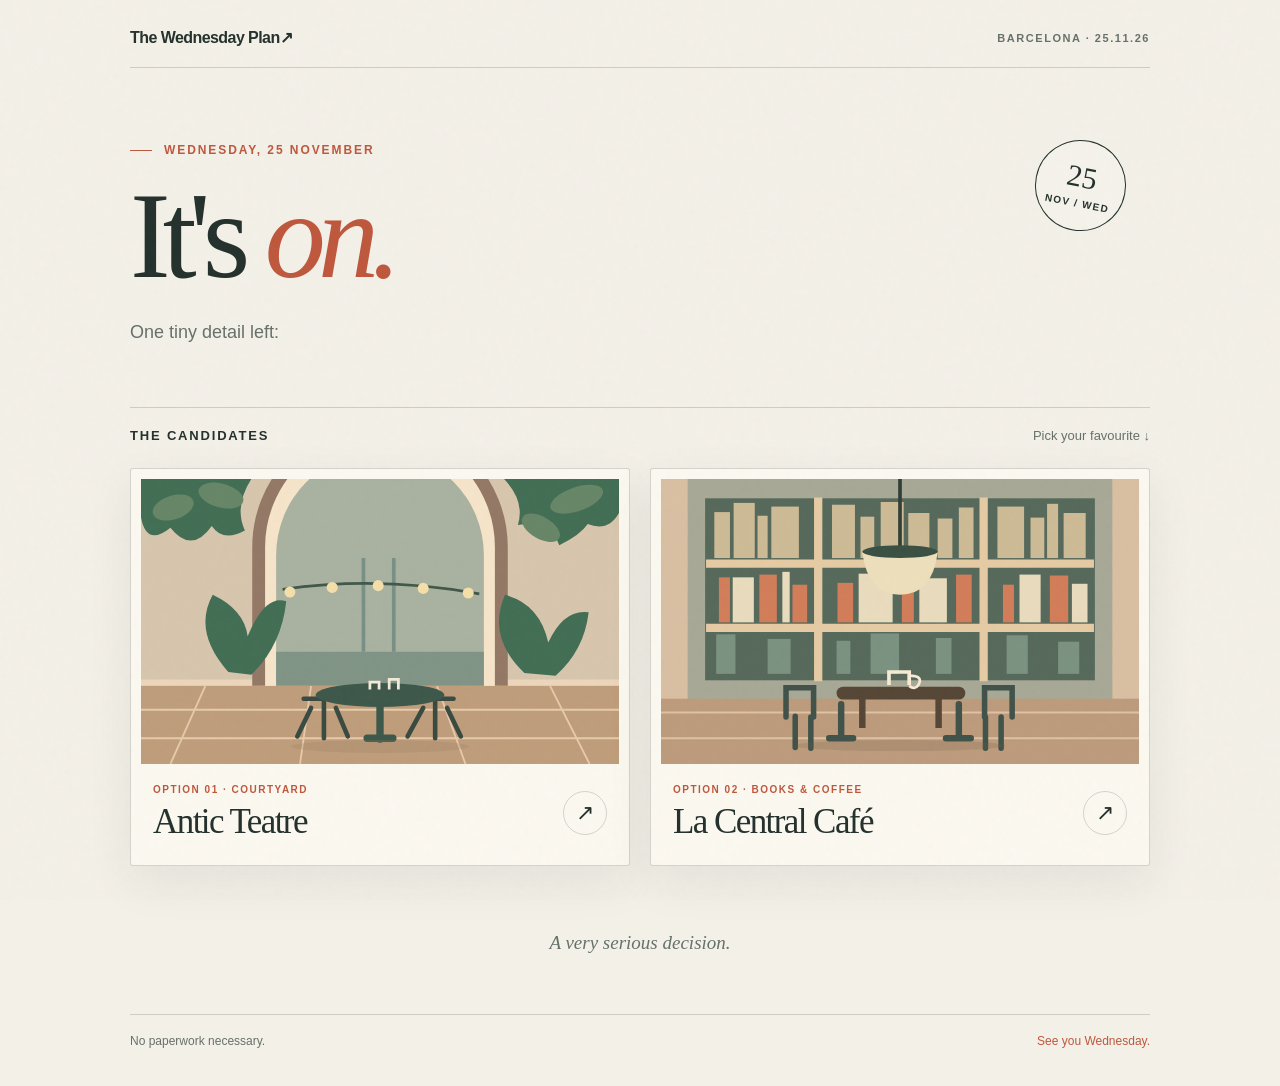
<file: index.html>
<!doctype html>
<html lang="en">
<head>
  <meta charset="utf-8">
  <meta name="viewport" content="width=device-width, initial-scale=1">
  <meta name="theme-color" content="#f3f0e8">
  <meta name="description" content="One very important Wednesday decision.">
  <meta property="og:title" content="Wednesday, then?">
  <meta property="og:description" content="One tiny detail left to decide.">
  <title>Wednesday, then?</title>
  <style>
    :root {
      --ink: #24312c;
      --muted: #667169;
      --paper: #f3f0e8;
      --cream: #fbf8f0;
      --accent: #be583d;
      --hairline: rgba(36,49,44,.18);
      --shadow: 0 16px 48px rgba(32,43,35,.07);
    }
    * { box-sizing: border-box; }
    html { scroll-behavior: smooth; }
    body {
      margin: 0;
      min-height: 100vh;
      background: var(--paper);
      color: var(--ink);
      font-family: -apple-system, BlinkMacSystemFont, "Segoe UI", sans-serif;
      -webkit-font-smoothing: antialiased;
    }
    body::before {
      content: "";
      position: fixed;
      inset: 0;
      pointer-events: none;
      opacity: .13;
      z-index: 3;
      background-image: url("data:image/svg+xml,%3Csvg viewBox='0 0 160 160' xmlns='http://www.w3.org/2000/svg'%3E%3Cfilter id='n'%3E%3CfeTurbulence type='fractalNoise' baseFrequency='.75' numOctaves='3' stitchTiles='stitch'/%3E%3C/filter%3E%3Crect width='100%25' height='100%25' filter='url(%23n)' opacity='.16'/%3E%3C/svg%3E");
    }
    a { color: inherit; }
    button { font: inherit; }
    button:focus-visible, a:focus-visible { outline: 3px solid var(--accent); outline-offset: 4px; }
    .wrap { width: min(1020px, calc(100% - 48px)); margin: 0 auto; }
    header {
      border-bottom: 1px solid var(--hairline);
      display: flex; justify-content: space-between; align-items: center;
      gap: 12px; padding: 28px 0 20px;
      color: var(--ink);
    }
    .wordmark { font-weight: 780; letter-spacing: -.035em; font-size: 16px; }
    .header-note { color: var(--muted); font-size: 11px; letter-spacing: .14em; text-transform: uppercase; font-weight: 700; }
    .hero { position: relative; padding: 75px 0 61px; }
    .eyebrow { color: var(--accent); display: flex; gap: 12px; align-items: center; font-size: 12px; font-weight: 800; letter-spacing: .16em; text-transform: uppercase; }
    .eyebrow:before { content: ""; width: 22px; height: 1px; background: currentColor; }
    h1 {
      margin: 22px 0 10px;
      max-width: 780px;
      font-family: Georgia, 'Times New Roman', serif;
      font-weight: 500;
      font-size: clamp(64px, 10vw, 122px);
      line-height: .94;
      letter-spacing: -.065em;
    }
    h1 em { font-weight: 400; color: var(--accent); font-style: italic; }
    .sub { font-size: 18px; margin: 24px 0 0; color: var(--muted); line-height: 1.6; }
    .mini-stamp {
      position: absolute;
      right: 24px; top: 72px;
      width: 91px; height: 91px;
      border: 1.5px solid var(--ink);
      border-radius: 50%;
      display: grid; place-content: center;
      text-align: center;
      transform: rotate(11deg);
      font-family: Georgia, serif;
      line-height: .99;
      font-size: 30px;
      background: rgba(255,255,255,.1);
    }
    .mini-stamp span { display: block; font-size: 10px; font-family: -apple-system, BlinkMacSystemFont, "Segoe UI", sans-serif; letter-spacing: .13em; font-weight: 750; margin-top: 7px; }
    .section-heading { display: flex; justify-content: space-between; align-items: baseline; gap: 16px; border-top: 1px solid var(--hairline); padding-top: 20px; padding-bottom: 25px; }
    .section-heading h2 { margin: 0; font-size: 13px; font-weight: 760; letter-spacing: .14em; text-transform: uppercase; }
    .section-heading span { color: var(--muted); font-size: 13px; }
    .choices { display: grid; grid-template-columns: repeat(2, minmax(0,1fr)); gap: 20px; }
    .choice {
      background: var(--cream);
      border: 1px solid var(--hairline);
      border-radius: 3px;
      text-align: left;
      color: var(--ink);
      cursor: pointer;
      padding: 10px;
      box-shadow: var(--shadow);
      position: relative;
      min-width: 0;
      transition: transform .22s ease, box-shadow .22s ease, border-color .22s ease;
    }
    .choice:hover { transform: translateY(-5px); box-shadow: 0 24px 54px rgba(32,43,35,.12); }
    .choice[aria-pressed="true"] { border-color: var(--accent); box-shadow: 0 0 0 2px var(--accent), 0 16px 48px rgba(32,43,35,.08); }
    .scene { width: 100%; height: auto; display: block; aspect-ratio: 520/310; }
    .choice-info { display: flex; align-items: center; justify-content: space-between; padding: 20px 12px 14px; gap: 10px; }
    .place-label { font-size: 10px; color: var(--accent); letter-spacing: .15em; font-weight: 800; text-transform: uppercase; margin-bottom: 8px; }
    .place-name { font-family: Georgia, 'Times New Roman', serif; font-size: clamp(25px, 3vw, 35px); line-height: 1.08; letter-spacing: -.045em; }
    .circle-arrow { height: 44px; width: 44px; border-radius: 50%; border: 1px solid var(--hairline); display: grid; place-items: center; flex: 0 0 auto; font-size: 22px; transition: background .2s, color .2s; }
    .choice[aria-pressed="true"] .circle-arrow { background: var(--accent); color: white; border-color: var(--accent); }
    .result { min-height: 138px; display: flex; align-items: center; justify-content: center; padding: 30px 0 14px; }
    .prompt { color: var(--muted); font-family: Georgia,serif; font-style: italic; font-size: 19px; }
    .decision { display: none; text-align: center; flex-direction: column; align-items: center; gap: 11px; }
    .decision.show { display: flex; animation: fadein .25s ease; }
    .decision-line { font-family: Georgia,serif; font-size: 23px; letter-spacing: -.02em; }
    .share-btn {
      border: 1px solid var(--ink); color: var(--cream); background: var(--ink);
      border-radius: 100px; padding: 13px 23px;
      cursor: pointer; font-weight: 700; font-size: 13px;
      transition: background .15s, transform .15s;
    }
    .share-btn:hover { background: var(--accent); border-color: var(--accent); transform: translateY(-2px); }
    .share-btn:active { transform: translateY(0); }
    .feedback { font-size: 13px; color: var(--muted); min-height: 18px; }
    footer { border-top: 1px solid var(--hairline); padding: 19px 0 38px; margin-top: 10px; display: flex; justify-content: space-between; gap: 12px; color: var(--muted); font-size: 12px; }
    footer span:last-child { color: var(--accent); }
    @keyframes fadein { from {opacity:0; transform: translateY(5px);} to {opacity:1; transform: translateY(0);} }
    @media (max-width: 720px) {
      .wrap { width: min(100% - 32px, 540px); }
      header { padding: 21px 0 17px; }
      .header-note { font-size: 10px; }
      .hero { padding: 58px 0 45px; }
      h1 { font-size: clamp(63px, 14vw, 87px); max-width: 92%; margin-top: 26px; }
      .mini-stamp { top: 38px; right: 0px; width: 65px; height: 65px; font-size: 23px; }
      .mini-stamp span { font-size: 8px; margin-top: 5px; }
      .sub { font-size: 16px; margin-top: 19px; }
      .section-heading { padding-bottom: 17px; }
      .choices { grid-template-columns: 1fr; gap: 16px; }
      .place-name { font-size: 30px; }
      .choice-info { padding: 16px 9px 12px; }
      .result { min-height: 160px; }
      footer { font-size: 11px; }
    }
    @media (prefers-reduced-motion: reduce) {
      *, *::before, *::after { scroll-behavior: auto !important; animation-duration: .01ms !important; transition-duration: .01ms !important; }
    }
  </style>
</head>
<body>
  <div class="wrap">
    <header>
      <div class="wordmark">The Wednesday Plan<span aria-hidden="true">↗</span></div>
      <div class="header-note">Barcelona · 25.11.26</div>
    </header>

    <main>
      <section class="hero" aria-labelledby="title">
        <div class="eyebrow">Wednesday, 25 November</div>
        <h1 id="title">It's <em>on.</em></h1>
        <p class="sub">One tiny detail left:</p>
        <div class="mini-stamp" aria-hidden="true">25<span>NOV / WED</span></div>
      </section>

      <section aria-labelledby="venue-title">
        <div class="section-heading">
          <h2 id="venue-title">The candidates</h2>
          <span>Pick your favourite ↓</span>
        </div>
        <div class="choices">
          <button class="choice" type="button" data-venue="Antic Teatre" aria-pressed="false" aria-label="Choose Antic Teatre">
            <svg class="scene" viewBox="0 0 520 310" role="img" aria-label="Illustration of a quiet, leafy courtyard with café chairs and string lights" xmlns="http://www.w3.org/2000/svg">
              <rect width="520" height="310" fill="#ecd6bb"/>
              <path d="M0 0H520V218H0Z" fill="#d7c6ad"/>
              <rect y="225" width="520" height="85" fill="#bf9d7b"/>
              <path d="M0 251H520M0 282H520M70 225L32 310M185 225L173 310M322 225L353 310M445 225L488 310" fill="none" stroke="#e6caaa" stroke-width="2"/>
              <path d="M128 225V74a132 132 0 0 1 264 0v151" fill="#f5e4c9" stroke="#947866" stroke-width="14"/>
              <path d="M147 225V83a113 113 0 0 1 226 0v142" fill="#a9b2a0"/>
              <path d="M147 225V188H373V225" fill="#809486"/>
              <path d="M242 188V86M275 188V86" stroke="#789085" stroke-width="4"/>
              <path d="M154 120Q260 105 368 125" stroke="#415849" fill="none" stroke-width="3"/>
              <g fill="#f4dfab"><circle cx="162" cy="123" r="6"/><circle cx="208" cy="118" r="6"/><circle cx="258" cy="116" r="6"/><circle cx="307" cy="119" r="6"/><circle cx="356" cy="124" r="6"/></g>
              <g fill="#426e54">
                <path d="M0 0h120Q101 30 113 56Q89 69 77 51Q55 82 32 53Q6 74 0 42Z"/>
                <path d="M520 0H395Q418 24 410 50Q445 44 455 72Q478 61 486 49Q508 58 520 37Z"/>
                <path d="M95 210Q56 166 78 126Q112 142 116 171Q135 125 158 133Q153 181 120 213"/>
                <path d="M417 211Q376 172 396 126Q434 136 443 178Q460 141 487 145Q482 187 451 214"/>
              </g>
              <g fill="#678667"><ellipse cx="35" cy="31" rx="23" ry="13" transform="rotate(-18 35 31)"/><ellipse cx="87" cy="18" rx="25" ry="13" transform="rotate(15 87 18)"/><ellipse cx="474" cy="22" rx="30" ry="13" transform="rotate(-19 474 22)"/><ellipse cx="435" cy="53" rx="23" ry="12" transform="rotate(30 435 53)"/></g>
              <g stroke="#394a40" stroke-width="5" stroke-linecap="round" fill="none">
                <path d="M199 236V282M177 239H221M185 249L170 280M212 249L225 280"/>
                <path d="M320 236V282M300 239H340M307 249L290 280M333 249L348 280"/>
              </g>
              <ellipse cx="260" cy="235" rx="70" ry="13" fill="#3d584a"/>
              <path d="M260 239V283M246 282H274" stroke="#3d584a" stroke-width="8" stroke-linecap="round"/>
              <path d="M249 229V221h10v8M270 229v-11h10v11" fill="none" stroke="#f4ead9" stroke-width="3"/>
              <ellipse cx="260" cy="291" rx="97" ry="7" fill="#96785b" opacity=".24"/>
            </svg>
            <div class="choice-info">
              <div><div class="place-label">Option 01 · courtyard</div><div class="place-name">Antic Teatre</div></div>
              <div class="circle-arrow" aria-hidden="true">↗</div>
            </div>
          </button>

          <button class="choice" type="button" data-venue="La Central Café" aria-pressed="false" aria-label="Choose La Central Café">
            <svg class="scene" viewBox="0 0 520 310" role="img" aria-label="Illustration of a bookshop café with shelves, hanging lamps, and a coffee table" xmlns="http://www.w3.org/2000/svg">
              <rect width="520" height="310" fill="#d9bfa2"/>
              <rect x="29" y="0" width="462" height="240" fill="#a7a896"/>
              <rect x="48" y="21" width="424" height="198" fill="#56695b"/>
              <g stroke="#e5cba4" stroke-width="9"><path d="M49 92H471M49 162H471M171 20V220M351 20V220"/></g>
              <g fill="#cdbb96">
                <rect x="58" y="36" width="17" height="50"/><rect x="79" y="26" width="23" height="60"/><rect x="105" y="40" width="11" height="46"/><rect x="120" y="30" width="30" height="56"/>
                <rect x="186" y="28" width="25" height="58"/><rect x="217" y="41" width="15" height="45"/><rect x="239" y="25" width="25" height="61"/><rect x="269" y="37" width="23" height="49"/><rect x="301" y="43" width="16" height="43"/><rect x="324" y="31" width="16" height="55"/>
                <rect x="366" y="30" width="29" height="56"/><rect x="402" y="42" width="15" height="44"/><rect x="420" y="27" width="12" height="59"/><rect x="438" y="37" width="24" height="49"/>
              </g>
              <g fill="#d27d59">
                <rect x="63" y="107" width="12" height="49"/><rect x="107" y="104" width="19" height="52"/><rect x="143" y="115" width="16" height="41"/>
                <rect x="192" y="113" width="17" height="43"/><rect x="262" y="111" width="13" height="45"/><rect x="321" y="104" width="17" height="52"/>
                <rect x="372" y="115" width="12" height="41"/><rect x="423" y="105" width="20" height="51"/>
              </g>
              <g fill="#e9dbbd"><rect x="78" y="107" width="23" height="49"/><rect x="132" y="101" width="8" height="55"/><rect x="215" y="103" width="37" height="53"/><rect x="281" y="108" width="30" height="48"/><rect x="390" y="104" width="23" height="52"/><rect x="447" y="114" width="17" height="42"/></g>
              <g fill="#7b9280"><rect x="60" y="169" width="21" height="43"/><rect x="116" y="174" width="25" height="38"/><rect x="191" y="176" width="15" height="36"/><rect x="228" y="168" width="31" height="44"/><rect x="299" y="173" width="17" height="39"/><rect x="376" y="170" width="23" height="42"/><rect x="432" y="177" width="23" height="35"/></g>
              <rect x="0" y="239" width="520" height="71" fill="#bd9b7c"/>
              <path d="M0 254H520M0 282H520" stroke="#dec2a4" stroke-width="2"/>
              <path d="M260 0v78" stroke="#303e36" stroke-width="4"/>
              <path d="M219 80Q225 126 260 126Q295 126 301 80Z" fill="#eddfbb"/>
              <ellipse cx="260" cy="79" rx="41" ry="7" fill="#3a5043"/>
              <path d="M196 245V281M183 282H209M324 245V281M310 282H337" stroke="#405249" stroke-width="7" stroke-linecap="round"/>
              <path d="M198 233H324" stroke="#554636" stroke-width="14" stroke-linecap="round"/>
              <path d="M219 236V271M302 236V271" stroke="#554636" stroke-width="7"/>
              <g fill="none" stroke="#405249" stroke-width="6" stroke-linecap="round"><path d="M166 259v-32h-30v32M146 258v34M163 259v34"/><path d="M352 259v-32h30v32M353 259v34M370 259v34"/></g>
              <path d="M248 224v-14h22v14" stroke="#f6ead5" stroke-width="4" fill="none"/><path d="M270 214q16 0 10 10q-4 6-10 1" stroke="#f6ead5" stroke-width="3" fill="none"/>
              <ellipse cx="260" cy="290" rx="115" ry="6" fill="#6d5946" opacity=".19"/>
            </svg>
            <div class="choice-info">
              <div><div class="place-label">Option 02 · books & coffee</div><div class="place-name">La Central Café</div></div>
              <div class="circle-arrow" aria-hidden="true">↗</div>
            </div>
          </button>
        </div>
        <div class="result" aria-live="polite">
          <div id="prompt" class="prompt">A very serious decision.</div>
          <div class="decision" id="decision">
            <div class="decision-line" id="decision-line">Excellent choice.</div>
            <button type="button" id="share" class="share-btn">Share your pick ↗</button>
            <div class="feedback" id="feedback" role="status"></div>
          </div>
        </div>
      </section>
    </main>
    <footer><span>No paperwork necessary.</span><span>See you Wednesday.</span></footer>
  </div>
  <script>
    (() => {
      const choices = [...document.querySelectorAll('.choice')];
      const prompt = document.getElementById('prompt');
      const decision = document.getElementById('decision');
      const decisionLine = document.getElementById('decision-line');
      const feedback = document.getElementById('feedback');
      const share = document.getElementById('share');
      let selection = '';

      choices.forEach((choice) => choice.addEventListener('click', () => {
        selection = choice.dataset.venue;
        choices.forEach((other) => other.setAttribute('aria-pressed', String(other === choice)));
        decisionLine.textContent = `${selection}. Excellent choice.`;
        prompt.hidden = true;
        decision.classList.add('show');
        feedback.textContent = '';
      }));

      share.addEventListener('click', async () => {
        if (!selection) return;
        const message = `My vote for Wednesday: ${selection} ☕`;
        if (navigator.share) {
          try {
            await navigator.share({ text: message });
            feedback.textContent = 'Your phone handled the rest.';
            return;
          } catch (err) {
            if (err && err.name === 'AbortError') return;
          }
        }
        try {
          if (!navigator.clipboard?.writeText) throw new Error('Clipboard unavailable');
          await navigator.clipboard.writeText(message);
          feedback.textContent = 'Copied! Paste it in WhatsApp.';
        } catch (_) {
          // Fall back to highlighting the message for manual copy.
          feedback.textContent = message;
        }
      });
    })();
  </script>
</body>
</html>
</file>
